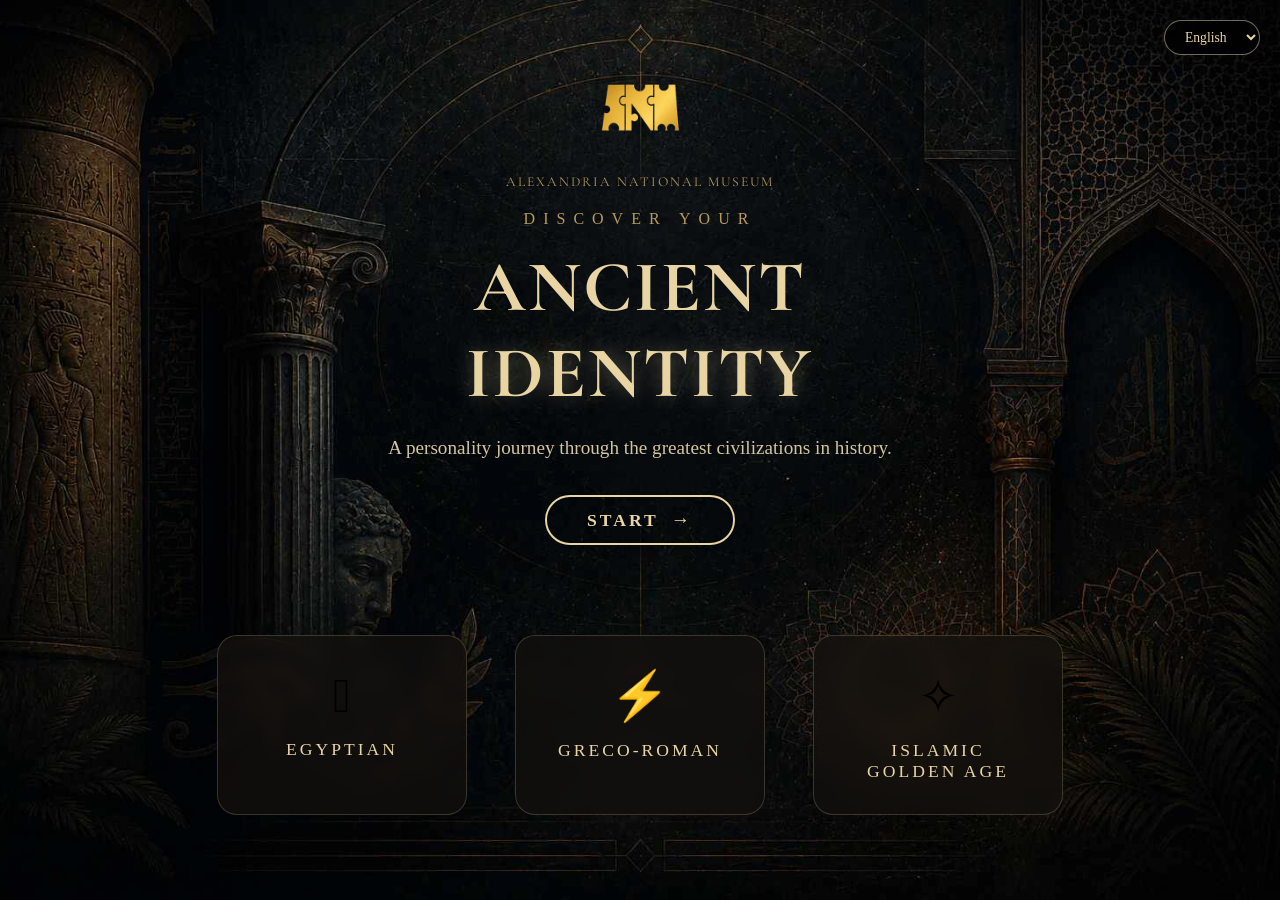
<file: index.html>
<!DOCTYPE html>
<html lang="en" dir="ltr">

<head>
    <meta charset="UTF-8">
    <meta name="viewport" content="width=device-width, initial-scale=1.0, user-scalable=yes">
    <title>Ancient Identity | Discover Your Ancient Personality</title>
    <link rel="icon" type="image/png" href="favicon.png">
    <link rel="shortcut icon" type="image/png" href="favicon.png">
    <link rel="stylesheet" href="style-landing.css">
    <link href="https://fonts.googleapis.com/css2?family=Cinema+Decorative:wght@400;700;900&family=Cormorant+Garamond:wght@300;400;500;600;700&display=swap" rel="stylesheet">
</head>

<body>

    <!-- Hero Section -->
    <section class="hero">
        <!-- Language Selector - Top Right -->
        <div class="language-selector-container">
            <select id="languageSelect" class="language-select">
                <option value="en">English</option>
                <option value="ar">العربية</option>
            </select>
        </div>

        <div class="hero-overlay"></div>
        
        <!-- Logo Section -->
        <div class="logo-container">
            <div class="logo-wrapper">
                <img src="logo.png" alt="Ancient Identity Logo" class="site-logo" id="siteLogo">
            </div>
            <div class="museum-text">
                <p>Alexandria National Museum</p>
            </div>
        </div>
        
        <div class="hero-content">
            <div class="hero-tagline" data-translate="discoverYourTag">DISCOVER YOUR</div>
            <h1 class="hero-title">
                <span data-translate="ancient">ANCIENT</span><br>
                <span class="highlight" data-translate="identity">IDENTITY</span><br>
            </h1>
            <p class="hero-subtitle" data-translate="subtitle">
                A personality journey through the greatest<br>
                civilizations in history.
            </p>
            <button class="start-journey-btn" id="startJourneyBtn">
                <span data-translate="start">START</span> <span class="arrow">→</span>
            </button>
        </div>
        
        <div class="civ-wrapper">
            <div class="civ-container">
                <div class="civ-card" data-civ="egyptian">
                    <div class="civ-icon">𓋹</div>
                    <h3 data-translate="egyptian">EGYPTIAN</h3>
                    <div class="civ-glow"></div>
                </div>
                <div class="civ-card" data-civ="greco">
                    <div class="civ-icon">⚡</div>
                    <h3 data-translate="grecoRoman">GRECO-ROMAN</h3>
                    <div class="civ-glow"></div>
                </div>
                <div class="civ-card" data-civ="islamic">
                    <div class="civ-icon">✧</div>
                    <h3 data-translate="islamicGolden">ISLAMIC GOLDEN AGE</h3>
                    <div class="civ-glow"></div>
                </div>
            </div>
        </div>
    </section>

    <script src="translations.js"></script>
    <script src="script-landing.js"></script>
</body>

</html>
</file>
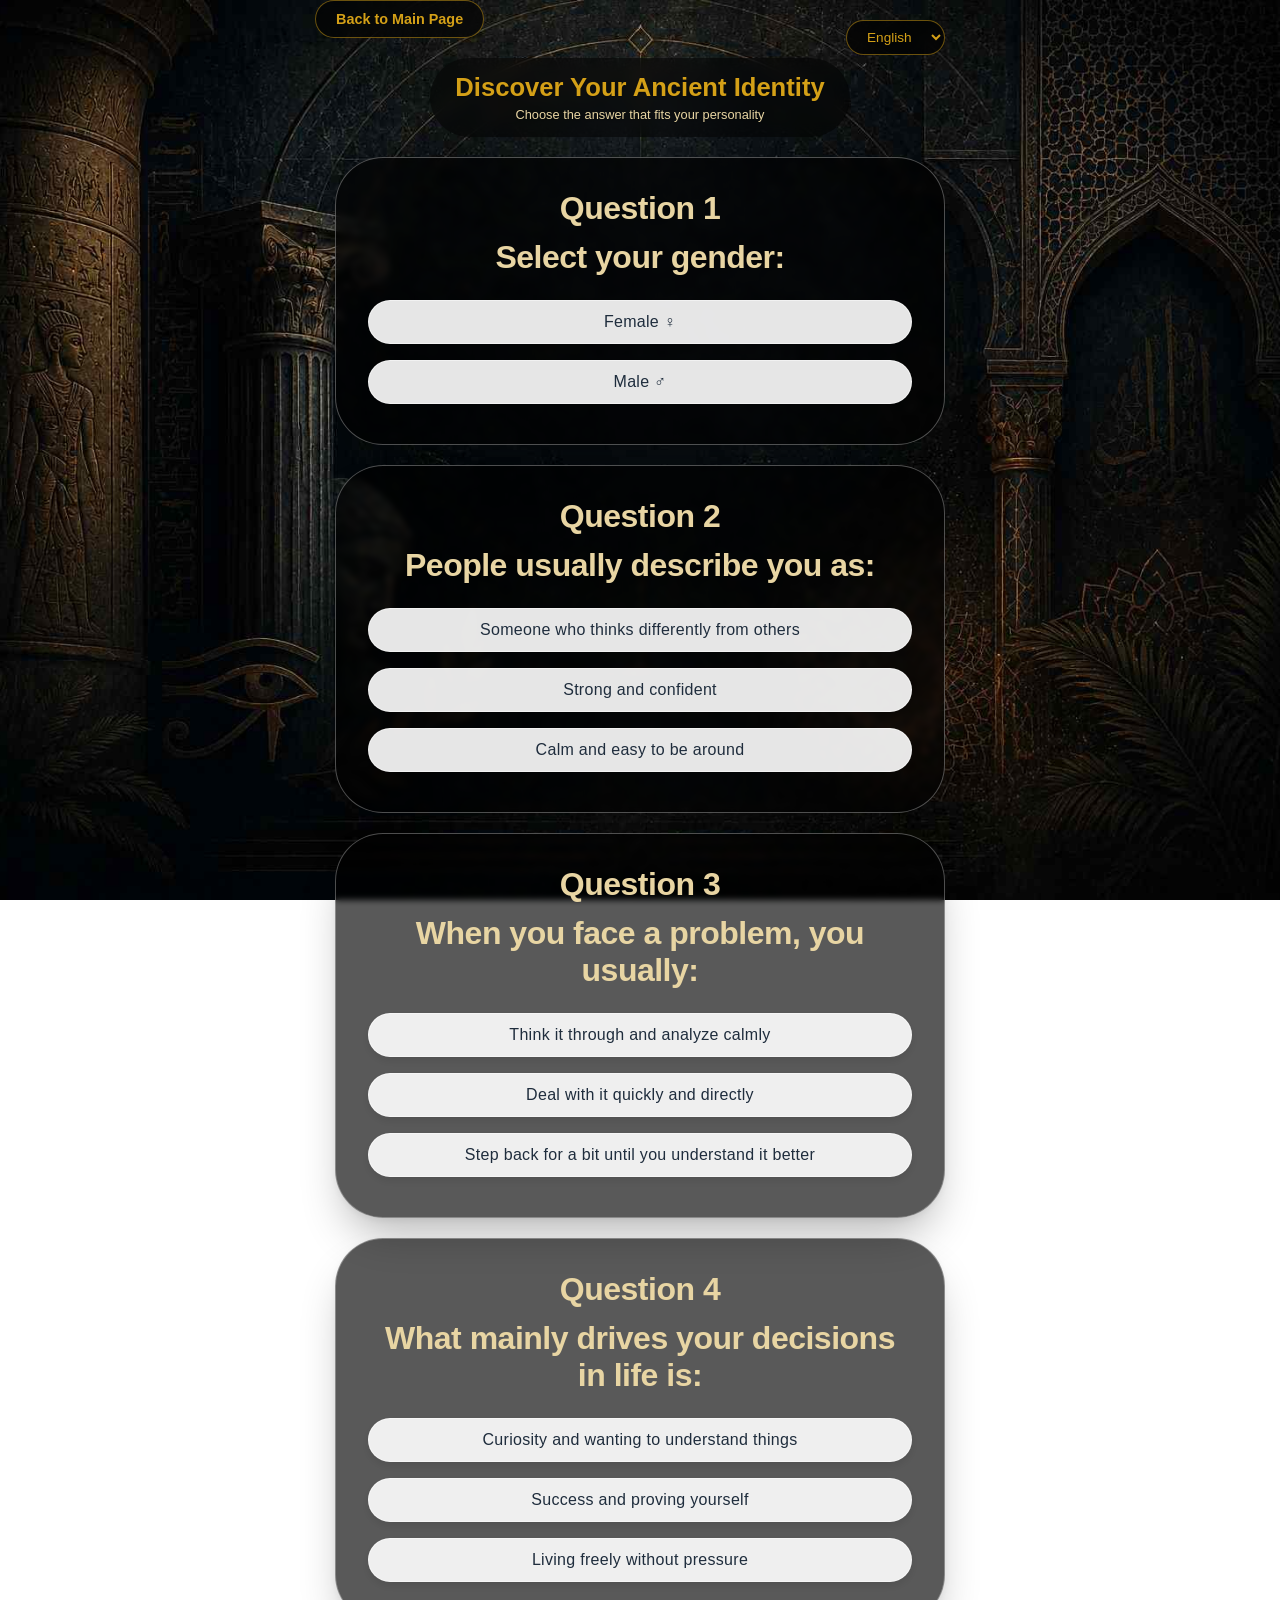
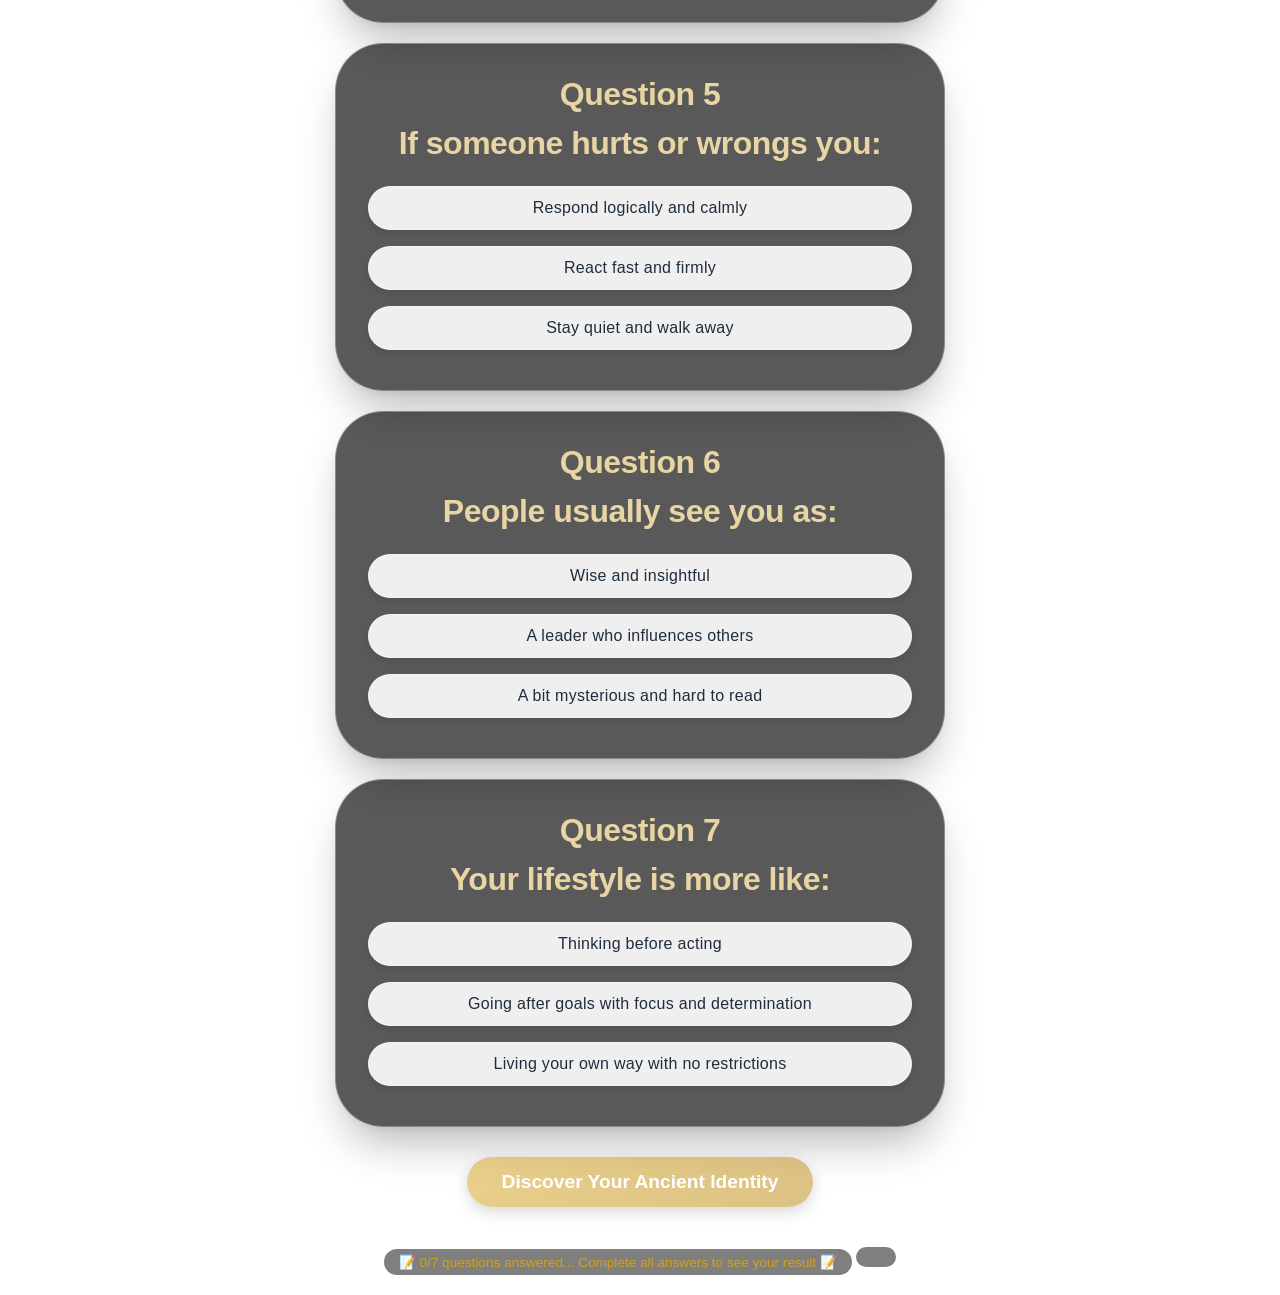
<file: quiz.html>
<!DOCTYPE html>
<html lang="en" dir="ltr">

<head>
    <meta charset="UTF-8">
    <meta name="viewport" content="width=device-width, initial-scale=1.0, user-scalable=yes">
    <title>Discover Your Ancient Identity</title>
    <link rel="icon" type="image/png" href="favicon.png">
    <link rel="shortcut icon" type="image/png" href="favicon.png">
    <link rel="stylesheet" href="style.css">
</head>

<body>

    <div class="container">
        <!-- Language Selector - Top Right -->
        <div class="language-selector-container">
            <select id="languageSelect" class="language-select">
                <option value="en">English</option>
                <option value="ar">العربية</option>
            </select>
        </div>

        <!-- زر الرجوع إلى landing page -->
        <div class="back-button-container">
            <button class="back-btn" id="backToLandingBtn" data-translate="backToMain">Back to Main Page</button>
        </div>

        <header>
            <h1 data-translate="discoverYour">Discover Your Ancient Identity</h1>
            <p data-translate="chooseAnswer">Choose the answer that fits your personality</p>
        </header>

        <!-- Gender Selection Question -->
        <div class="card" data-q="gender">
            <h1 data-translate="question1">Question 1</h1>
            <h1 data-translate="selectGender">Select your gender:</h1>
            <div class="radio-group">
                <label class="radio-option">
                    <input type="radio" name="gender" value="female" style="display: none;">
                    <span class="radio-text" data-translate="female">Female ♀</span>
                </label>
                <label class="radio-option">
                    <input type="radio" name="gender" value="male" style="display: none;">
                    <span class="radio-text" data-translate="male">Male ♂</span>
                </label>
            </div>
        </div>

        <!-- السؤال 1 (original) -->
        <div class="card" data-q="1">
            <h1 data-translate="question2">Question 2</h1>
            <h1 data-translate="q1Text">People usually describe you as:</h1>
            <div class="radio-group">
                <label class="radio-option">
                    <input type="radio" name="q1" value="A" style="display: none;">
                    <span class="radio-text" data-translate="q1A">Someone who thinks differently from others</span>
                </label>
                <label class="radio-option">
                    <input type="radio" name="q1" value="B" style="display: none;">
                    <span class="radio-text" data-translate="q1B">Strong and confident</span>
                </label>
                <label class="radio-option">
                    <input type="radio" name="q1" value="C" style="display: none;">
                    <span class="radio-text" data-translate="q1C">Calm and easy to be around</span>
                </label>
            </div>
        </div>

        <!-- السؤال 2 -->
        <div class="card" data-q="2">
            <h1 data-translate="question3">Question 3</h1>
            <h1 data-translate="q2Text">When you face a problem, you usually:</h1>
            <div class="radio-group">
                <label class="radio-option">
                    <input type="radio" name="q2" value="A" style="display: none;">
                    <span class="radio-text" data-translate="q2A">Think it through and analyze calmly</span>
                </label>
                <label class="radio-option">
                    <input type="radio" name="q2" value="B" style="display: none;">
                    <span class="radio-text" data-translate="q2B">Deal with it quickly and directly</span>
                </label>
                <label class="radio-option">
                    <input type="radio" name="q2" value="C" style="display: none;">
                    <span class="radio-text" data-translate="q2C">Step back for a bit until you understand it better</span>
                </label>
            </div>
        </div>

        <!-- السؤال 3 -->
        <div class="card" data-q="3">
            <h1 data-translate="question4">Question 4</h1>
            <h1 data-translate="q3Text">What mainly drives your decisions in life is:</h1>
            <div class="radio-group">
                <label class="radio-option">
                    <input type="radio" name="q3" value="A" style="display: none;">
                    <span class="radio-text" data-translate="q3A">Curiosity and wanting to understand things</span>
                </label>
                <label class="radio-option">
                    <input type="radio" name="q3" value="B" style="display: none;">
                    <span class="radio-text" data-translate="q3B">Success and proving yourself</span>
                </label>
                <label class="radio-option">
                    <input type="radio" name="q3" value="C" style="display: none;">
                    <span class="radio-text" data-translate="q3C">Living freely without pressure</span>
                </label>
            </div>
        </div>

        <!-- السؤال 4 -->
        <div class="card" data-q="4">
            <h1 data-translate="question5">Question 5</h1>
            <h1 data-translate="q4Text">If someone hurts or wrongs you:</h1>
            <div class="radio-group">
                <label class="radio-option">
                    <input type="radio" name="q4" value="A" style="display: none;">
                    <span class="radio-text" data-translate="q4A">Respond logically and calmly</span>
                </label>
                <label class="radio-option">
                    <input type="radio" name="q4" value="B" style="display: none;">
                    <span class="radio-text" data-translate="q4B">React fast and firmly</span>
                </label>
                <label class="radio-option">
                    <input type="radio" name="q4" value="C" style="display: none;">
                    <span class="radio-text" data-translate="q4C">Stay quiet and walk away</span>
                </label>
            </div>
        </div>

        <!-- السؤال 5 -->
        <div class="card" data-q="5">
            <h1 data-translate="question6">Question 6</h1>
            <h1 data-translate="q5Text">People usually see you as:</h1>
            <div class="radio-group">
                <label class="radio-option">
                    <input type="radio" name="q5" value="A" style="display: none;">
                    <span class="radio-text" data-translate="q5A">Wise and insightful</span>
                </label>
                <label class="radio-option">
                    <input type="radio" name="q5" value="B" style="display: none;">
                    <span class="radio-text" data-translate="q5B">A leader who influences others</span>
                </label>
                <label class="radio-option">
                    <input type="radio" name="q5" value="C" style="display: none;">
                    <span class="radio-text" data-translate="q5C">A bit mysterious and hard to read</span>
                </label>
            </div>
        </div>

        <!-- السؤال 6 -->
        <div class="card" data-q="6">
            <h1 data-translate="question7">Question 7</h1>
            <h1 data-translate="q6Text">Your lifestyle is more like:</h1>
            <div class="radio-group">
                <label class="radio-option">
                    <input type="radio" name="q6" value="A" style="display: none;">
                    <span class="radio-text" data-translate="q6A">Thinking before acting</span>
                </label>
                <label class="radio-option">
                    <input type="radio" name="q6" value="B" style="display: none;">
                    <span class="radio-text" data-translate="q6B">Going after goals with focus and determination</span>
                </label>
                <label class="radio-option">
                    <input type="radio" name="q6" value="C" style="display: none;">
                    <span class="radio-text" data-translate="q6C">Living your own way with no restrictions</span>
                </label>
            </div>
        </div>

        <!-- زر عرض النتيجة -->
        <div class="result-button-container">
            <button class="show-result-btn" id="showResultBtn" data-translate="discoverBtn">Discover Your Ancient Identity</button>
        </div>
        <div class="score-status" id="scoreStatus"></div>

        <footer>
            <!-- Footer content -->
        </footer>
    </div>

    <script src="translations.js"></script>
    <script src="script.js"></script>
</body>

</html>
</file>
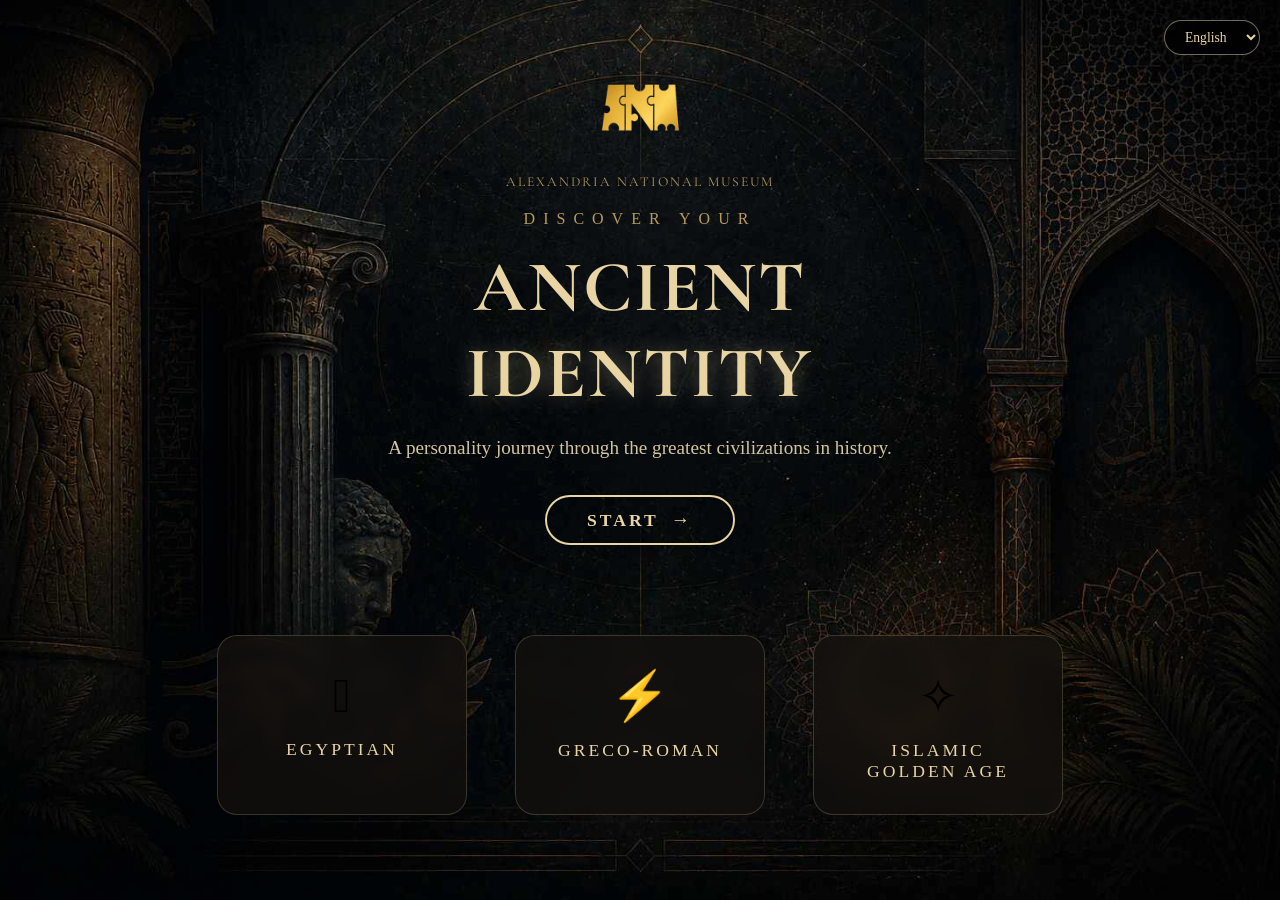
<file: result.html>
<!DOCTYPE html>
<html lang="en" dir="ltr">

<head>
    <meta charset="UTF-8">
    <meta name="viewport" content="width=device-width, initial-scale=1.0, user-scalable=yes">
    <title>Personality Result | Ancient Identity</title>
    <link rel="icon" type="image/png" href="favicon.png">
    <link rel="shortcut icon" type="image/png" href="favicon.png">
    <link rel="stylesheet" href="result.css">
    <link href="https://fonts.googleapis.com/css2?family=Cinema+Decorative:wght@400;700;900&family=Cormorant+Garamond:wght@300;400;500;600;700&display=swap" rel="stylesheet">
</head>

<body>
    <div class="result-page">
        
        <!-- Language Selector - Top Right -->
        <div class="language-selector-container">
            <select id="languageSelect" class="language-select">
                <option value="en">English</option>
                <option value="ar">العربية</option>
            </select>
        </div>

        <!-- Top Section: Character Image Card -->
        <div class="image-card">
            <div class="image-wrapper">
                <img src="" alt="Character" class="character-image" id="charImage">
            </div>
        </div>

        <!-- Middle Section: Text content -->
        <div class="text-card">
            <div class="crown-icon">⚜️</div>
            <h1 data-translate="yourIdentityIs">Your Ancient Identity Is</h1>
            <div class="character-name" id="charName"></div>
            <div class="character-desc" id="charDesc"></div>
        </div>

        <!-- Bottom Section: Buttons -->
        <div class="buttons-card">
            <div class="buttons-container">
                <button class="restart-btn" id="restartBtn" data-translate="retakeTest">🔄 Retake Test</button>
                <button class="share-btn" id="shareBtn" data-translate="shareResult">📤 Share Result</button>
            </div>
        </div>

    </div>

    <script src="translations.js"></script>
    <script src="result.js"></script>
</body>

</html>
</file>
<file: style-landing.css>
/* ============================================ */
/* style-landing.css - Updated Logo Section */
/* ============================================ */

* {
    margin: 0;
    padding: 0;
    box-sizing: border-box;
}

body {
    background-image: url('background.jpg');
    background-size: cover;
    background-position: center center;
    background-attachment: fixed;
    background-repeat: no-repeat;
    position: relative;
    min-height: 100vh;
}

Dark overlay for better text readability
body::before {
    content: "";
    position: fixed;
    top: 0;
    left: 0;
    width: 50%;
    height: 50%;
    background: rgba(0, 0, 0, 0.55);
    z-index: 0;
    pointer-events: none;
}

/* Responsive background scaling for all devices */
@media (max-width: 768px) {
    body {
        background-size: cover;
        background-position: center top;
        background-attachment: scroll;
    }
}

@media (max-width: 480px) {
    body {
        background-size: cover;
        background-position: center center;
    }
}

/* ===== Hero Section ===== */
.hero {
    min-height: 100vh;
    display: flex;
    flex-direction: column;
    align-items: center;
    justify-content: center;
    text-align: center;
    position: relative;
    padding: 60px 20px 80px;
    z-index: 1;
}

/* ===== Logo Container - At the very top ===== */
.logo-container {
    position: relative;
    display: flex;
    flex-direction: column;
    align-items: center;
    justify-content: center;
    margin-bottom: 20px;
    z-index: 10;
}

.logo-wrapper {
    display: flex;
    justify-content: center;
    align-items: center;
    margin-bottom: 8px;
}

.site-logo {
    max-width: 100px;
    width: auto;
    height: auto;
    transition: all 0.3s ease;
    filter: drop-shadow(0 4px 15px rgba(0, 0, 0, 0.3));
    /* Remove white background - make image transparent */
    background: transparent;
    display: block;
}

.museum-text {
    text-align: center;
}

.museum-text p {
    color: #b89a5a;
    font-size: 0.85rem;
    letter-spacing: 2px;
    font-weight: 400;
    font-family: 'Cormorant Garamond', serif;
    margin: 0;
    text-transform: uppercase;
    text-shadow: 0 1px 3px rgba(0, 0, 0, 0.3);
}

/* Responsive logo sizing */
@media (max-width: 768px) {
    .site-logo {
        max-width: 75px;
    }
    
    .museum-text p {
        font-size: 0.75rem;
        letter-spacing: 1.5px;
    }
    
    .hero {
        padding-top: 50px;
    }
}

@media (max-width: 480px) {
    .site-logo {
        max-width: 60px;
    }
    
    .museum-text p {
        font-size: 0.65rem;
        letter-spacing: 1px;
    }
    
    .hero {
        padding-top: 40px;
    }
}

.hero-overlay {
    position: absolute;
    top: 0;
    left: 0;
    width: 100%;
    height: 100%;
    pointer-events: none;
    background: rgba(0, 0, 0, 0.2);
}

.hero-content {
    position: relative;
    z-index: 2;
    max-width: 900px;
    animation: fadeInUp 0.8s ease-out;
    margin-bottom: 60px;
}

@keyframes fadeInUp {
    from {
        opacity: 0;
        transform: translateY(40px);
    }
    to {
        opacity: 1;
        transform: translateY(0);
    }
}

.hero-tagline {
    font-size: 1rem;
    letter-spacing: 8px;
    color: #b89a5a;
    margin-bottom: 1rem;
    font-weight: 300;
}

.hero-title {
    font-size: 4.5rem;
    font-weight: 700;
    line-height: 1.2;
    margin-bottom: 1rem;
    font-family: 'Cinema Decorative', 'Cormorant Garamond', serif;
    letter-spacing: 2px;
    color: #e8d5a3;
}

.hero-title .highlight {
    color: #e8d5a3;
    text-shadow: 0 0 20px rgba(232, 213, 163, 0.4);
    display: inline-block;
}

.hero-subtitle {
    font-size: 1.2rem;
    color: #d4c5a0;
    margin-bottom: 2rem;
    line-height: 1.6;
}

.start-journey-btn {
    background: transparent;
    border: 2px solid #e8d5a3;
    color: #e8d5a3;
    padding: 12px 40px;
    font-size: 1.1rem;
    font-weight: 600;
    letter-spacing: 3px;
    cursor: pointer;
    transition: all 0.4s;
    font-family: inherit;
    display: inline-flex;
    align-items: center;
    gap: 12px;
    border-radius: 100px;
}

.start-journey-btn:hover {
    background: #e8d5a3;
    color: #0a0a0a;
    transform: translateY(-3px);
    box-shadow: 0 10px 30px rgba(232, 213, 163, 0.2);
}

.start-journey-btn .arrow {
    font-size: 1.2rem;
    transition: transform 0.3s;
}

.start-journey-btn:hover .arrow {
    transform: translateX(5px);
}

/* ===== Civilizations Wrapper ===== */
.civ-wrapper {
    position: relative;
    z-index: 2;
    width: 100%;
    margin-top: 30px;
    animation: fadeInUp 1s ease-out 0.2s both;
}

.civ-container {
    display: flex;
    justify-content: center;
    gap: 3rem;
    flex-wrap: wrap;
    max-width: 1200px;
    margin: 0 auto;
}

.civ-card {
    background: rgba(20, 18, 15, 0.7);
    backdrop-filter: blur(8px);
    border: 1px solid rgba(232, 213, 163, 0.2);
    border-radius: 20px;
    padding: 2rem 2rem;
    width: 250px;
    text-align: center;
    cursor: pointer;
    transition: all 0.4s;
    position: relative;
    overflow: hidden;
}

.civ-card:hover {
    transform: translateY(-10px);
    border-color: #e8d5a3;
    box-shadow: 0 20px 40px rgba(0, 0, 0, 0.5);
}

.civ-icon {
    font-size: 3rem;
    margin-bottom: 1rem;
    transition: all 0.3s;
}

.civ-card:hover .civ-icon {
    transform: scale(1.1);
    text-shadow: 0 0 15px #e8d5a3;
}

.civ-card h3 {
    font-size: 1.1rem;
    letter-spacing: 3px;
    font-weight: 500;
    color: #e8d5a3;
}

.civ-glow {
    position: absolute;
    bottom: -50%;
    left: -50%;
    width: 200%;
    height: 200%;
    background: radial-gradient(circle, rgba(232, 213, 163, 0.1) 0%, transparent 70%);
    opacity: 0;
    transition: opacity 0.4s;
    pointer-events: none;
}

.civ-card:hover .civ-glow {
    opacity: 1;
}

/* ===== Modal Styles ===== */
.civ-modal {
    display: none;
    position: fixed;
    top: 0;
    left: 0;
    width: 100%;
    height: 100%;
    background: rgba(0, 0, 0, 0.95);
    backdrop-filter: blur(8px);
    z-index: 2000;
    justify-content: center;
    align-items: center;
}

.modal-content {
    background: linear-gradient(135deg, #1a1612, #0f0d0a);
    border: 2px solid #e8d5a3;
    border-radius: 30px;
    padding: 40px;
    max-width: 500px;
    width: 90%;
    text-align: center;
    position: relative;
    animation: modalFadeIn 0.4s;
}

@keyframes modalFadeIn {
    from {
        opacity: 0;
        transform: scale(0.9);
    }
    to {
        opacity: 1;
        transform: scale(1);
    }
}

.modal-close {
    position: absolute;
    top: 15px;
    right: 20px;
    font-size: 2rem;
    cursor: pointer;
    color: #e8d5a3;
    transition: all 0.3s;
}

.modal-close:hover {
    transform: rotate(90deg);
}

.modal-icon {
    font-size: 3rem;
    margin-bottom: 15px;
}

.modal-content h2 {
    font-size: 1.8rem;
    margin-bottom: 15px;
    letter-spacing: 2px;
    color: #e8d5a3;
}

.modal-content p {
    color: #c4b68a;
    line-height: 1.6;
}

/* ===== Responsive Design ===== */
@media (max-width: 768px) {
    .hero {
        padding: 50px 20px 60px;
    }
    
    .hero-title {
        font-size: 2.5rem;
    }
    
    .hero-subtitle {
        font-size: 1rem;
    }
    
    .hero-content {
        margin-bottom: 40px;
    }
    
    .civ-card {
        width: 200px;
        padding: 1.5rem;
    }
    
    .civ-card h3 {
        font-size: 0.9rem;
    }
    
    .start-journey-btn {
        padding: 10px 30px;
        font-size: 1rem;
    }
    
    .civ-container {
        gap: 1.5rem;
    }
}

@media (max-width: 480px) {
    .hero {
        padding: 40px 20px 50px;
    }
    
    .hero-title {
        font-size: 2rem;
    }
    
    .hero-tagline {
        font-size: 0.8rem;
        letter-spacing: 5px;
    }
    
    .civ-container {
        gap: 1rem;
    }
    
    .civ-card {
        width: 140px;
        padding: 1rem;
    }
    
    .civ-icon {
        font-size: 1.8rem;
    }
    
    .civ-card h3 {
        font-size: 0.7rem;
        letter-spacing: 1px;
    }
}

/* Large screens */
@media (min-width: 1920px) {
    body {
        background-size: cover;
    }
    
    .hero-title {
        font-size: 5.5rem;
    }
    
    .site-logo {
        max-width: 120px;
    }


}
/* ============================================ */
/* Language Selector Styles for Landing Page */
/* ============================================ */

.language-selector-container {
    position: absolute;
    top: 20px;
    right: 20px;
    z-index: 100;
}

.hero {
    position: relative;
}

.language-select {
    background: rgba(0, 0, 0, 0.7);
    backdrop-filter: blur(8px);
    border: 1px solid rgba(232, 213, 163, 0.5);
    color: #e8d5a3;
    padding: 8px 16px;
    font-size: 0.85rem;
    font-weight: 500;
    border-radius: 50px;
    cursor: pointer;
    font-family: inherit;
    transition: all 0.3s ease;
}

.language-select:hover {
    background: rgba(232, 213, 163, 0.2);
    border-color: #e8d5a3;
}

.language-select option {
    background: #1a1a2e;
    color: #e8d5a3;
}

/* RTL Support */
[dir="rtl"] .language-selector-container {
    right: auto;
    left: 20px;
}

@media (max-width: 550px) {
    .language-selector-container {
        top: 10px;
        right: 10px;
    }
    
    [dir="rtl"] .language-selector-container {
        right: auto;
        left: 10px;
    }
    
    .language-select {
        padding: 6px 12px;
        font-size: 0.75rem;
    }
}
</file>
<file: style.css>
/* ------------------------------
   style.css
   أنماط وتنسيقات صفحة أزرار الراديو وتغيير الخلفية
   Original card padding and margins restored
------------------------------ */

/* إعادة ضبط واستيراد خطوط جميلة */
* {
    margin: 0;
    padding: 0;
    box-sizing: border-box;
}
/* ============================================ */
/* Language Selector Styles - Top Right */
/* ============================================ */

.language-selector-container {
    position: absolute;
    top: 20px;
    right: 20px;
    z-index: 100;
}

.container {
    position: relative;
}

.language-select {
    background: rgba(0, 0, 0, 0.7);
    backdrop-filter: blur(8px);
    border: 1px solid rgba(212, 160, 23, 0.5);
    color: #d4a017;
    padding: 8px 16px;
    font-size: 0.85rem;
    font-weight: 500;
    border-radius: 50px;
    cursor: pointer;
    font-family: inherit;
    transition: all 0.3s ease;
}

.language-select:hover {
    background: rgba(212, 160, 23, 0.2);
    border-color: #d4a017;
}

.language-select option {
    background: #1a1a2e;
    color: #e8d5a3;
}

/* RTL Support for Arabic */
[dir="rtl"] .language-selector-container {
    right: auto;
    left: 20px;
}

[dir="rtl"] .back-button-container {
    text-align: right;
}

/* Mobile responsive */
@media (max-width: 550px) {
    .language-selector-container {
        top: 10px;
        right: 10px;
    }
    
    [dir="rtl"] .language-selector-container {
        right: auto;
        left: 10px;
    }
    
    .language-select {
        padding: 6px 12px;
        font-size: 0.75rem;
    }
}

body {
    font-family: 'Segoe UI', 'Tahoma', 'Geneva', 'Verdana', sans-serif;
    min-height: 100vh;
    display: flex;
    justify-content: center;
    align-items: center;
    transition: background-color 0.4s ease-in-out;
    padding: 20px;
    
    background-image: url('background.jpg');
    background-size: cover;
    background-position: center;
    background-attachment: fixed;
}

/* حاوية الكارد الرئيسي */
.container {
    max-width: 650px;
    width: 100%;
    margin: 0 auto;
    text-align: center;
}

/* البطاقة الجميلة - Original padding restored */
.card {
    background: rgba(0, 0, 0, 0.65);
    backdrop-filter: blur(3px);
    border-radius: 48px;
    padding: 2rem 2rem;
    margin-bottom: 20px;
    margin-left: 20px;
    margin-right: 20px;
    box-shadow: 0 25px 45px -12px rgba(0, 0, 0, 0.3), 0 2px 8px rgba(0, 0, 0, 0.05);
    transition: transform 0.2s;
    border: 1px solid rgba(255, 255, 255, 0.3);
}

.card:hover {
    transform: scale(1.01);
}

.card h1 {
    font-size: 2rem;
    margin-bottom: 0.75rem;
    margin-top: 0;
    color: #e8d5a3;
    letter-spacing: -0.5px;
    font-weight: 700;
}

/* مجموعة أزرار الراديو - Original margins */
.radio-group {
    display: flex;
    flex-direction: column;
    gap: 1rem;
    margin: 1.5rem 0 0.5rem;
}

/* تنسيق كل خيار على حدة */
.radio-option {
    display: flex;
    align-items: center;
    justify-content: center;
    background: rgba(255, 255, 255, 0.9);
    padding: 12px 20px;
    border-radius: 60px;
    cursor: pointer;
    transition: all 0.3s ease;
    box-shadow: 0 4px 10px rgba(0, 0, 0, 0.1);
    border: 1px solid rgba(255, 255, 255, 0.5);
    font-weight: 500;
    width: 100%;
    text-align: center;
}

.radio-option:hover {
    background: #ffffff;
    box-shadow: 0 8px 20px rgba(0, 0, 0, 0.15);
    transform: translateY(-2px);
    border-color: #cbd5e1;
}

/* Entire Option Turns Golden When Selected */
.radio-option.selected {
    background: linear-gradient(135deg, #d4a017, #b8860b);
    border-color: #d4a017;
    box-shadow: 0 4px 15px rgba(212, 160, 23, 0.4);
}

.radio-option.selected .radio-text {
    color: white;
}

.radio-text {
    font-size: 1rem;
    color: #1f2d3d;
    letter-spacing: 0.3px;
    transition: color 0.2s ease;
    width: 100%;
    text-align: center;
}

/* زر النتيجة */
.result-button-container {
    text-align: center;
    margin: 30px 0 20px;
}

.show-result-btn {
    background: linear-gradient(135deg, #d4a017, #b8860b);
    color: white;
    border: none;
    padding: 14px 35px;
    font-size: 1.2rem;
    font-weight: bold;
    border-radius: 50px;
    cursor: pointer;
    transition: all 0.3s ease;
    box-shadow: 0 5px 15px rgba(0, 0, 0, 0.3);
    font-family: inherit;
}

.show-result-btn:hover {
    transform: translateY(-3px);
    box-shadow: 0 8px 25px rgba(0, 0, 0, 0.4);
    background: linear-gradient(135deg, #e6b422, #c4940a);
}

.show-result-btn:disabled {
    opacity: 0.5;
    transform: none;
    cursor: not-allowed;
}

.score-status {
    text-align: center;
    margin-top: 10px;
    font-size: 0.85rem;
    color: #d4a017;
    background: rgba(0,0,0,0.5);
    display: inline-block;
    padding: 5px 15px;
    border-radius: 50px;
    margin-bottom: 20px;
}

/* تذييل أنيق */
footer {
    margin-top: 20px;
    margin-bottom: 0;
    font-size: 0.8rem;
    color: #ffffff;
    text-shadow: 0 1px 2px rgba(0,0,0,0.3);
    background: rgba(0, 0, 0, 0.5);
    backdrop-filter: blur(8px);
    padding: 10px 20px;
    border-radius: 60px;
    display: inline-block;
    width: auto;
}

footer p {
    margin: 0;
}

header {
    margin-top: 0;
    margin-bottom: 20px;
    font-size: 0.8rem;
    color: #ffffff;
    text-shadow: 0 1px 2px rgba(0,0,0,0.3);
    background: rgba(0, 0, 0, 0.5);
    backdrop-filter: blur(8px);
    padding: 15px 25px;
    border-radius: 60px;
    display: inline-block;
    width: auto;
}

header h1 {
    margin: 0;
    font-size: 1.6rem;
    color: #d4a017;
}

header p {
    margin: 5px 0 0 0;
    color: #e8d5a3;
}

/* زر الرجوع إلى الصفحة الرئيسية */
.back-button-container {
    text-align: left;
    margin-bottom: 20px;
}

.back-btn {
    background: rgba(0, 0, 0, 0.6);
    backdrop-filter: blur(8px);
    border: 1px solid rgba(212, 160, 23, 0.5);
    color: #d4a017;
    padding: 10px 20px;
    font-size: 0.9rem;
    font-weight: bold;
    border-radius: 50px;
    cursor: pointer;
    transition: all 0.3s ease;
    font-family: inherit;
    display: inline-flex;
    align-items: center;
    gap: 8px;
}

.back-btn:hover {
    background: rgba(212, 160, 23, 0.2);
    transform: translateX(-5px);
    border-color: #d4a017;
}

/* responsive - Original mobile spacing */
@media (max-width: 550px) {
    .card {
        padding: 1.5rem 1.2rem;
    }
    
    .radio-group {
        gap: 0.8rem;
    }
    
    .radio-option {
        padding: 12px 16px;
    }
    
    .card h1 {
        font-size: 1.4rem;
    }
    
    header h1 {
        font-size: 1.3rem;
    }
    
    .back-btn {
        padding: 8px 15px;
        font-size: 0.8rem;
    }
    
    .show-result-btn {
        padding: 10px 25px;
        font-size: 1rem;
    }
}

html, body {
    margin: 0;
    padding: 0;
    overflow-x: hidden;
}
</file>
<file: result.css>
/* ============================================ */
/* result.css - Ancient Identity Result Page */
/* Single Beautiful Card with Image & Text */
/* ============================================ */

* {
    margin: 0;
    padding: 0;
    box-sizing: border-box;
}

body {
    font-family: 'Cormorant Garamond', 'Segoe UI', 'Tahoma', serif;
    min-height: 100vh;
    background-image: url('background.jpg');
    background-size: cover;
    background-position: center center;
    background-attachment: fixed;
    background-repeat: no-repeat;
    display: flex;
    justify-content: center;
    align-items: center;
    padding: 20px;
    position: relative;
}

/* Dark overlay
body::before {
    content: "";
    position: fixed;
    top: 0;
    left: 0;
    width: 100%;
    height: 100%;
    background: rgba(0, 0, 0, 0.55);
    z-index: 0;
    pointer-events: none;
} */

.result-page {
    width: 100%;
    max-width: 600px;
    margin: 0 auto;
    position: relative;
    z-index: 1;
}

/* Main Result Card */
.result-card {
    background: rgba(20, 18, 15, 0.88);
    backdrop-filter: blur(15px);
    border-radius: 60px;
    padding: 40px 30px 35px;
    text-align: center;
    border: 1px solid rgba(232, 213, 163, 0.3);
    box-shadow: 0 30px 50px rgba(0, 0, 0, 0.4), inset 0 1px 0 rgba(255, 255, 255, 0.05);
    animation: fadeInUp 0.6s ease-out;
    transition: all 0.3s ease;
    position: relative;
    overflow: hidden;
}

.result-card:hover {
    border-color: rgba(232, 213, 163, 0.6);
    transform: translateY(-5px);
    box-shadow: 0 40px 60px rgba(0, 0, 0, 0.5);
}

/* Decorative top border */
.card-decoration {
    position: absolute;
    top: 0;
    left: 50%;
    transform: translateX(-50%);
    width: 120px;
    height: 3px;
    background: linear-gradient(90deg, transparent, #e8d5a3, #d4a017, #e8d5a3, transparent);
    border-radius: 3px;
}

@keyframes fadeInUp {
    from {
        opacity: 0;
        transform: translateY(30px);
    }
    to {
        opacity: 1;
        transform: translateY(0);
    }
}

/* Image Wrapper */
.image-wrapper {
    display: flex;
    justify-content: center;
    align-items: center;
    margin-bottom: 20px;
    position: relative;
}

/* Glow effect behind image */
.image-wrapper::before {
    content: "";
    position: absolute;
    width: 90%;
    height: 90%;
    background: radial-gradient(circle, rgba(232, 213, 163, 0.15) 0%, transparent 70%);
    border-radius: 50%;
    z-index: -1;
}

.character-image {
    max-width: 280px;
    width: 100%;
    height: auto;
    min-height: 220px;
    object-fit: contain;
    border-radius: 40px;
    filter: drop-shadow(0 0 20px rgba(232, 213, 163, 0.3));
    transition: all 0.4s ease;
}

.character-image:hover {
    transform: scale(1.03);
    filter: drop-shadow(0 0 35px rgba(232, 213, 163, 0.5));
}

/* Crown Icon
.crown-icon {
    background-image: url("logo.png");
    font-size: 2.2rem;
    margin-bottom: 8px;
    animation: float 3s ease-in-out infinite;
    filter: drop-shadow(0 0 8px rgba(232, 213, 163, 0.5));
}

@keyframes float {
    0%, 100% { transform: translateY(0); }
    50% { transform: translateY(-5px); }
} */

/* Title */
.result-card h1 {
    color: #e8d5a3;
    font-size: 1.4rem;
    margin-bottom: 12px;
    font-weight: 500;
    letter-spacing: 3px;
    font-family: 'Cinema Decorative', 'Cormorant Garamond', serif;
    text-transform: uppercase;
}

/* Character Name */
.character-name {
    font-size: 2.3rem;
    font-weight: bold;
    color: #fff;
    margin: 8px 0 15px;
    text-shadow: 0 0 25px rgba(232, 213, 163, 0.6);
    font-family: 'Cinema Decorative', 'Cormorant Garamond', serif;
    letter-spacing: 2px;
    background: linear-gradient(135deg, #fff, #e8d5a3);
    background-clip: text;
    -webkit-background-clip: text;
    color: transparent;
    text-shadow: none;
}

/* Character Description */
.character-desc {
    color: #d4c5a0;
    font-size: 0.95rem;
    line-height: 1.65;
    margin: 15px 0 20px;
    padding: 0 10px;
    font-weight: 400;
}

/* Divider */
.divider {
    width: 60px;
    height: 2px;
    background: linear-gradient(90deg, transparent, #e8d5a3, #d4a017, #e8d5a3, transparent);
    margin: 15px auto 20px;
    border-radius: 2px;
}

/* Buttons Container */
.buttons-container {
    display: flex;
    gap: 15px;
    justify-content: center;
    flex-wrap: wrap;
    margin-top: 5px;
}

.restart-btn, .share-btn {
    padding: 12px 28px;
    font-size: 0.9rem;
    font-weight: 600;
    letter-spacing: 1px;
    border-radius: 50px;
    cursor: pointer;
    transition: all 0.3s;
    border: none;
    font-family: inherit;
}

.restart-btn {
    background: linear-gradient(135deg, #d4a017, #b8860b);
    color: #1a1a2e;
}

.restart-btn:hover {
    transform: translateY(-3px);
    background: linear-gradient(135deg, #e6b422, #c4940a);
    box-shadow: 0 8px 20px rgba(212, 160, 23, 0.3);
}

.share-btn {
    background: rgba(255, 255, 255, 0.08);
    backdrop-filter: blur(4px);
    color: #e8d5a3;
    border: 1px solid rgba(232, 213, 163, 0.4);
}

.share-btn:hover {
    background: rgba(232, 213, 163, 0.15);
    border-color: #e8d5a3;
    transform: translateY(-3px);
    box-shadow: 0 8px 20px rgba(232, 213, 163, 0.1);
}

/* Toast Notification */
#customToast {
    position: fixed;
    bottom: 30px;
    left: 50%;
    transform: translateX(-50%);
    background: linear-gradient(135deg, #d4a017, #b8860b);
    color: #1a1a2e;
    padding: 12px 24px;
    border-radius: 50px;
    font-weight: bold;
    z-index: 1000;
    animation: fadeInUp 0.3s ease;
    box-shadow: 0 5px 20px rgba(0, 0, 0, 0.3);
    font-family: inherit;
    text-align: center;
    white-space: nowrap;
    font-size: 0.9rem;
}

/* Responsive */
@media (max-width: 550px) {
    .result-card {
        padding: 30px 20px 25px;
        border-radius: 45px;
    }
    
    .character-image {
        max-width: 200px;
        min-height: 170px;
    }
    
    .character-name {
        font-size: 1.8rem;
    }
    
    .result-card h1 {
        font-size: 1.2rem;
        letter-spacing: 2px;
    }
    
    .character-desc {
        font-size: 0.85rem;
        padding: 0 5px;
    }
    
    .restart-btn, .share-btn {
        padding: 8px 20px;
        font-size: 0.85rem;
    }
    
    .crown-icon {
        font-size: 1.8rem;
    }
    
    .divider {
        width: 45px;
        margin: 12px auto 15px;
    }
    
    #customToast {
        white-space: normal;
        max-width: 90%;
        font-size: 0.8rem;
        padding: 10px 18px;
    }
}

/* Large screens */
@media (min-width: 1920px) {
    .result-page {
        max-width: 700px;
    }
    
    .character-name {
        font-size: 3rem;
    }
    
    .character-image {
        max-width: 350px;
        min-height: 280px;
    }
    
    .result-card h1 {
        font-size: 1.6rem;
    }
    
    .character-desc {
        font-size: 1.05rem;
    }
}
/* Language Selector Styles for Result Page */
.language-selector-container {
    position: absolute;
    top: 20px;
    right: 20px;
    z-index: 100;
}

.result-page {
    position: relative;
}

.language-select {
    background: rgba(0, 0, 0, 0.7);
    backdrop-filter: blur(8px);
    border: 1px solid rgba(232, 213, 163, 0.5);
    color: #e8d5a3;
    padding: 8px 16px;
    font-size: 0.85rem;
    font-weight: 500;
    border-radius: 50px;
    cursor: pointer;
    font-family: inherit;
    transition: all 0.3s ease;
}

.language-select:hover {
    background: rgba(232, 213, 163, 0.2);
    border-color: #e8d5a3;
}

.language-select option {
    background: #1a1a2e;
    color: #e8d5a3;
}

@media (max-width: 550px) {
    .language-selector-container {
        top: 10px;
        right: 10px;
    }
    
    .language-select {
        padding: 6px 12px;
        font-size: 0.75rem;
    }
}
</file>
